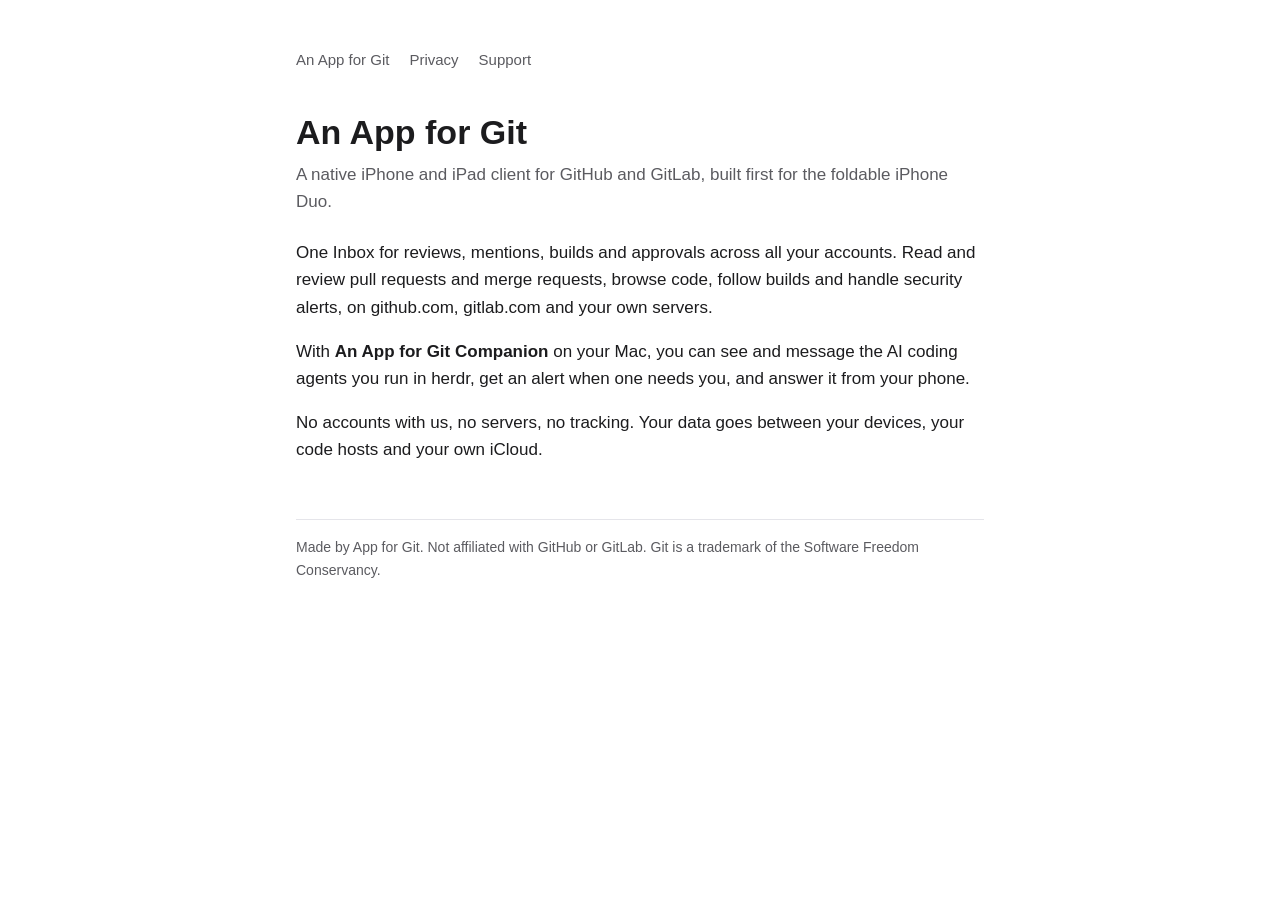
<file: index.html>
<!doctype html><html lang="en"><head><meta charset="utf-8"><meta name="viewport" content="width=device-width, initial-scale=1"><title>An App for Git</title><link rel="stylesheet" href="style.css"></head><body><main>
<nav><a href="./">An App for Git</a><a href="privacy.html">Privacy</a><a href="support.html">Support</a></nav>
<h1>An App for Git</h1>
<p class="lede">A native iPhone and iPad client for GitHub and GitLab, built first for the foldable iPhone Duo.</p>
<p>One Inbox for reviews, mentions, builds and approvals across all your accounts. Read and review pull requests and merge requests, browse code, follow builds and handle security alerts, on github.com, gitlab.com and your own servers.</p>
<p>With <strong>An App for Git Companion</strong> on your Mac, you can see and message the AI coding agents you run in herdr, get an alert when one needs you, and answer it from your phone.</p>
<p>No accounts with us, no servers, no tracking. Your data goes between your devices, your code hosts and your own iCloud.</p>
<footer>Made by App for Git. Not affiliated with GitHub or GitLab. Git is a trademark of the Software Freedom Conservancy.</footer>
</main></body></html>
</file>
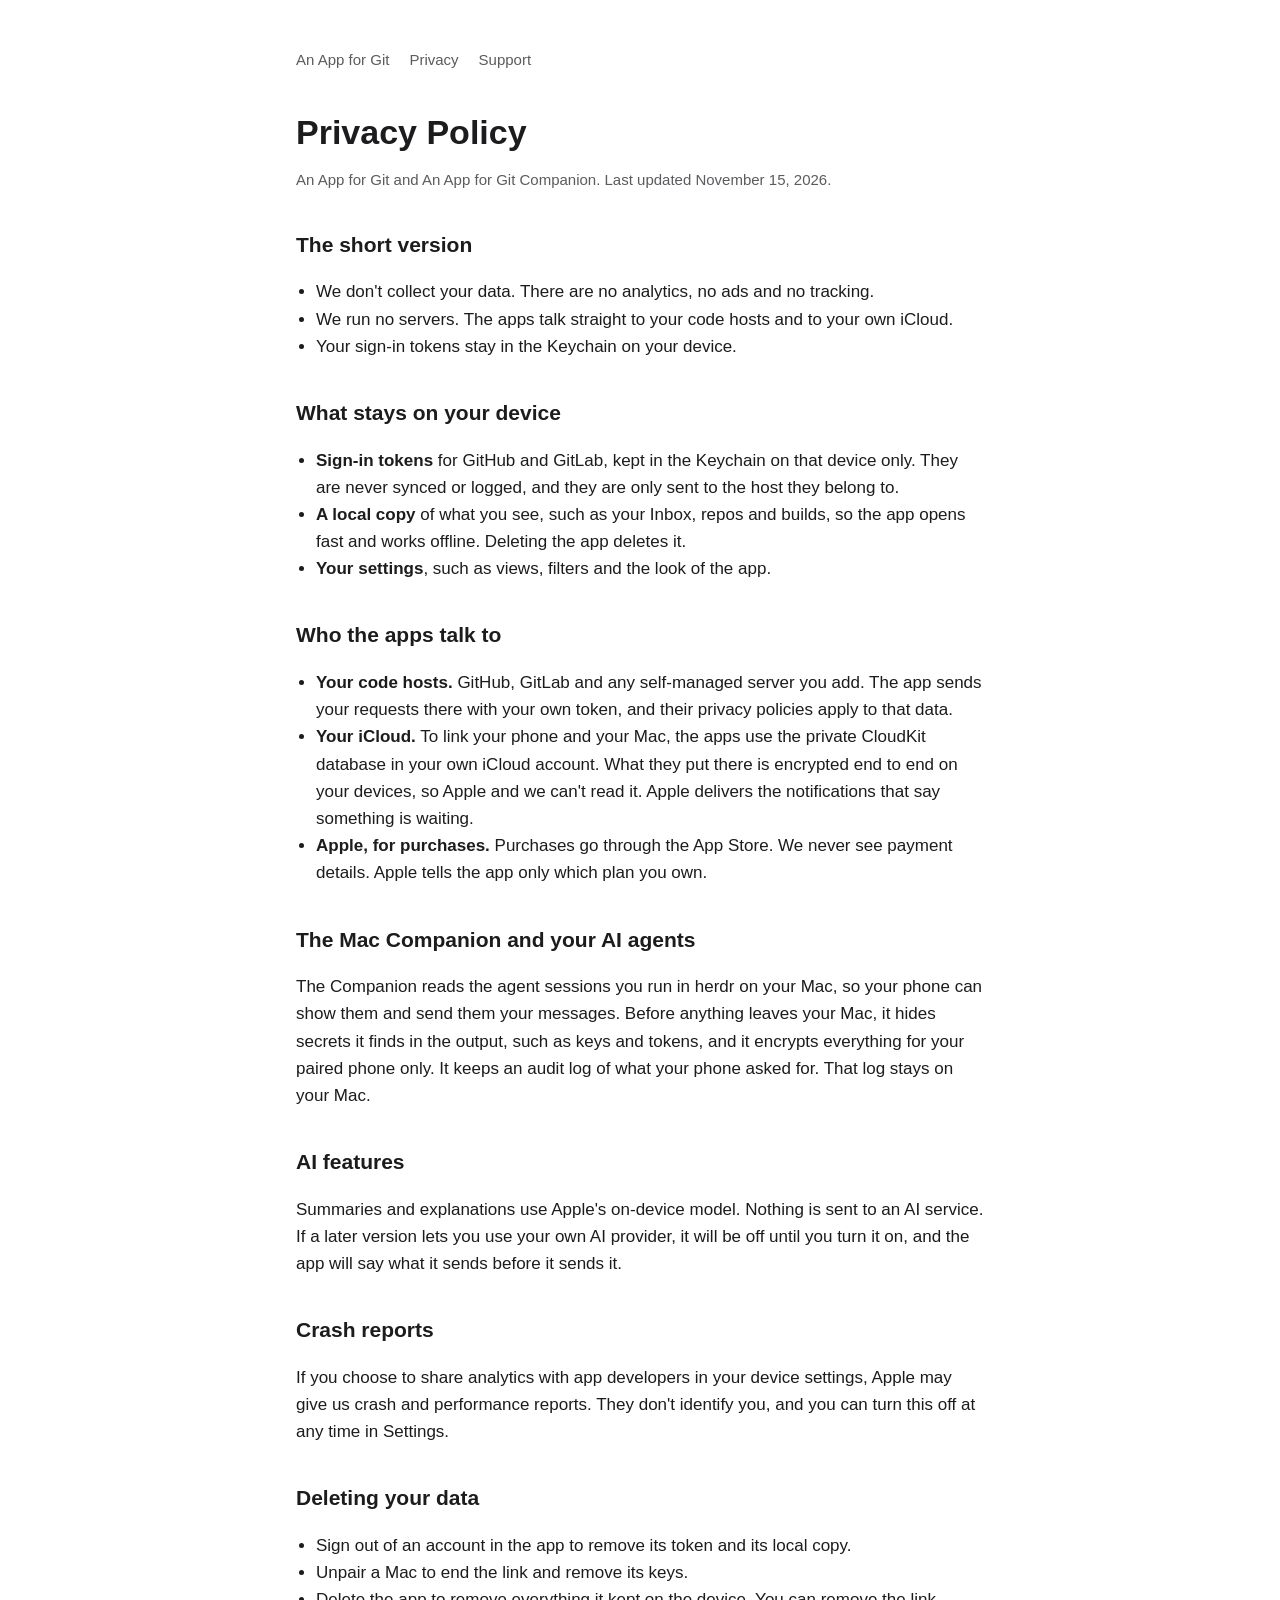
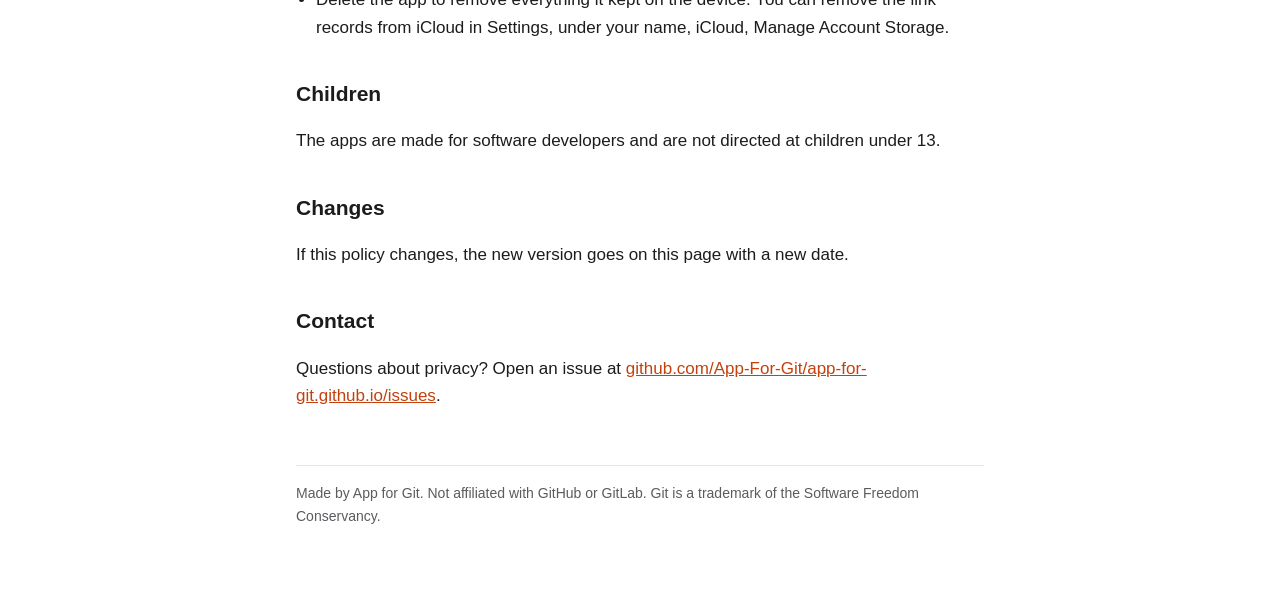
<file: privacy.html>
<!doctype html><html lang="en"><head><meta charset="utf-8"><meta name="viewport" content="width=device-width, initial-scale=1"><title>Privacy Policy</title><link rel="stylesheet" href="style.css"></head><body><main>
<nav><a href="./">An App for Git</a><a href="privacy.html">Privacy</a><a href="support.html">Support</a></nav>
<h1>Privacy Policy</h1>
<p class="updated">An App for Git and An App for Git Companion. Last updated November 15, 2026.</p>
<h2>The short version</h2>
<ul>
<li>We don't collect your data. There are no analytics, no ads and no tracking.</li>
<li>We run no servers. The apps talk straight to your code hosts and to your own iCloud.</li>
<li>Your sign-in tokens stay in the Keychain on your device.</li>
</ul>
<h2>What stays on your device</h2>
<ul>
<li><strong>Sign-in tokens</strong> for GitHub and GitLab, kept in the Keychain on that device only. They are never synced or logged, and they are only sent to the host they belong to.</li>
<li><strong>A local copy</strong> of what you see, such as your Inbox, repos and builds, so the app opens fast and works offline. Deleting the app deletes it.</li>
<li><strong>Your settings</strong>, such as views, filters and the look of the app.</li>
</ul>
<h2>Who the apps talk to</h2>
<ul>
<li><strong>Your code hosts.</strong> GitHub, GitLab and any self-managed server you add. The app sends your requests there with your own token, and their privacy policies apply to that data.</li>
<li><strong>Your iCloud.</strong> To link your phone and your Mac, the apps use the private CloudKit database in your own iCloud account. What they put there is encrypted end to end on your devices, so Apple and we can't read it. Apple delivers the notifications that say something is waiting.</li>
<li><strong>Apple, for purchases.</strong> Purchases go through the App Store. We never see payment details. Apple tells the app only which plan you own.</li>
</ul>
<h2>The Mac Companion and your AI agents</h2>
<p>The Companion reads the agent sessions you run in herdr on your Mac, so your phone can show them and send them your messages. Before anything leaves your Mac, it hides secrets it finds in the output, such as keys and tokens, and it encrypts everything for your paired phone only. It keeps an audit log of what your phone asked for. That log stays on your Mac.</p>
<h2>AI features</h2>
<p>Summaries and explanations use Apple's on-device model. Nothing is sent to an AI service. If a later version lets you use your own AI provider, it will be off until you turn it on, and the app will say what it sends before it sends it.</p>
<h2>Crash reports</h2>
<p>If you choose to share analytics with app developers in your device settings, Apple may give us crash and performance reports. They don't identify you, and you can turn this off at any time in Settings.</p>
<h2>Deleting your data</h2>
<ul>
<li>Sign out of an account in the app to remove its token and its local copy.</li>
<li>Unpair a Mac to end the link and remove its keys.</li>
<li>Delete the app to remove everything it kept on the device. You can remove the link records from iCloud in Settings, under your name, iCloud, Manage Account Storage.</li>
</ul>
<h2>Children</h2>
<p>The apps are made for software developers and are not directed at children under 13.</p>
<h2>Changes</h2>
<p>If this policy changes, the new version goes on this page with a new date.</p>
<h2>Contact</h2>
<p>Questions about privacy? Open an issue at <a href="https://github.com/App-For-Git/app-for-git.github.io/issues">github.com/App-For-Git/app-for-git.github.io/issues</a>.</p>
<footer>Made by App for Git. Not affiliated with GitHub or GitLab. Git is a trademark of the Software Freedom Conservancy.</footer>
</main></body></html>
</file>
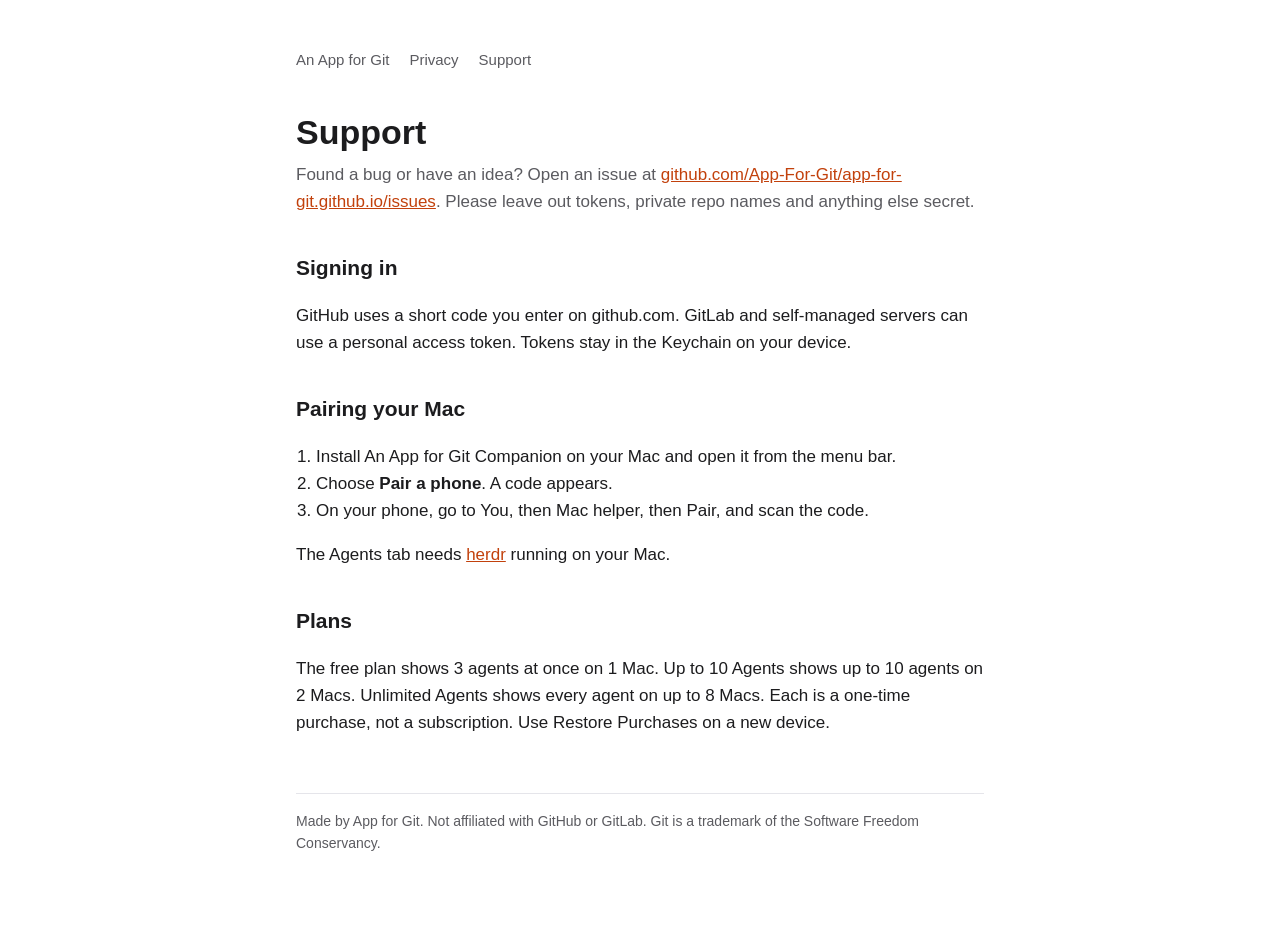
<file: support.html>
<!doctype html><html lang="en"><head><meta charset="utf-8"><meta name="viewport" content="width=device-width, initial-scale=1"><title>Support</title><link rel="stylesheet" href="style.css"></head><body><main>
<nav><a href="./">An App for Git</a><a href="privacy.html">Privacy</a><a href="support.html">Support</a></nav>
<h1>Support</h1>
<p class="lede">Found a bug or have an idea? Open an issue at <a href="https://github.com/App-For-Git/app-for-git.github.io/issues">github.com/App-For-Git/app-for-git.github.io/issues</a>. Please leave out tokens, private repo names and anything else secret.</p>
<h2>Signing in</h2>
<p>GitHub uses a short code you enter on github.com. GitLab and self-managed servers can use a personal access token. Tokens stay in the Keychain on your device.</p>
<h2>Pairing your Mac</h2>
<ol>
<li>Install An App for Git Companion on your Mac and open it from the menu bar.</li>
<li>Choose <strong>Pair a phone</strong>. A code appears.</li>
<li>On your phone, go to You, then Mac helper, then Pair, and scan the code.</li>
</ol>
<p>The Agents tab needs <a href="https://herdr.dev">herdr</a> running on your Mac.</p>
<h2>Plans</h2>
<p>The free plan shows 3 agents at once on 1 Mac. Up to 10 Agents shows up to 10 agents on 2 Macs. Unlimited Agents shows every agent on up to 8 Macs. Each is a one-time purchase, not a subscription. Use Restore Purchases on a new device.</p>
<footer>Made by App for Git. Not affiliated with GitHub or GitLab. Git is a trademark of the Software Freedom Conservancy.</footer>
</main></body></html>
</file>
<file: style.css>
:root { --bg: #ffffff; --text: #1c1c1e; --muted: #5b5b60; --accent: #c2410c; --line: #e5e5ea; }
@media (prefers-color-scheme: dark) { :root { --bg: #111113; --text: #f2f2f7; --muted: #a1a1a8; --accent: #ff8a3d; --line: #2c2c30; } }
* { box-sizing: border-box; }
body { margin: 0; background: var(--bg); color: var(--text); font: 17px/1.6 -apple-system, BlinkMacSystemFont, "Segoe UI", sans-serif; }
main { max-width: 720px; margin: 0 auto; padding: 48px 16px 80px; }
nav { display: flex; gap: 20px; margin-bottom: 40px; font-size: 15px; }
nav a { color: var(--muted); text-decoration: none; }
a, nav a:hover { color: var(--accent); }
h1 { font-size: 34px; line-height: 1.2; margin: 0 0 8px; }
h2 { font-size: 21px; margin: 36px 0 8px; }
.lede { color: var(--muted); margin: 0 0 24px; }
.updated { color: var(--muted); font-size: 15px; }
ul, ol { padding-left: 20px; }
footer { margin-top: 56px; padding-top: 16px; border-top: 1px solid var(--line); color: var(--muted); font-size: 14px; }
</file>
